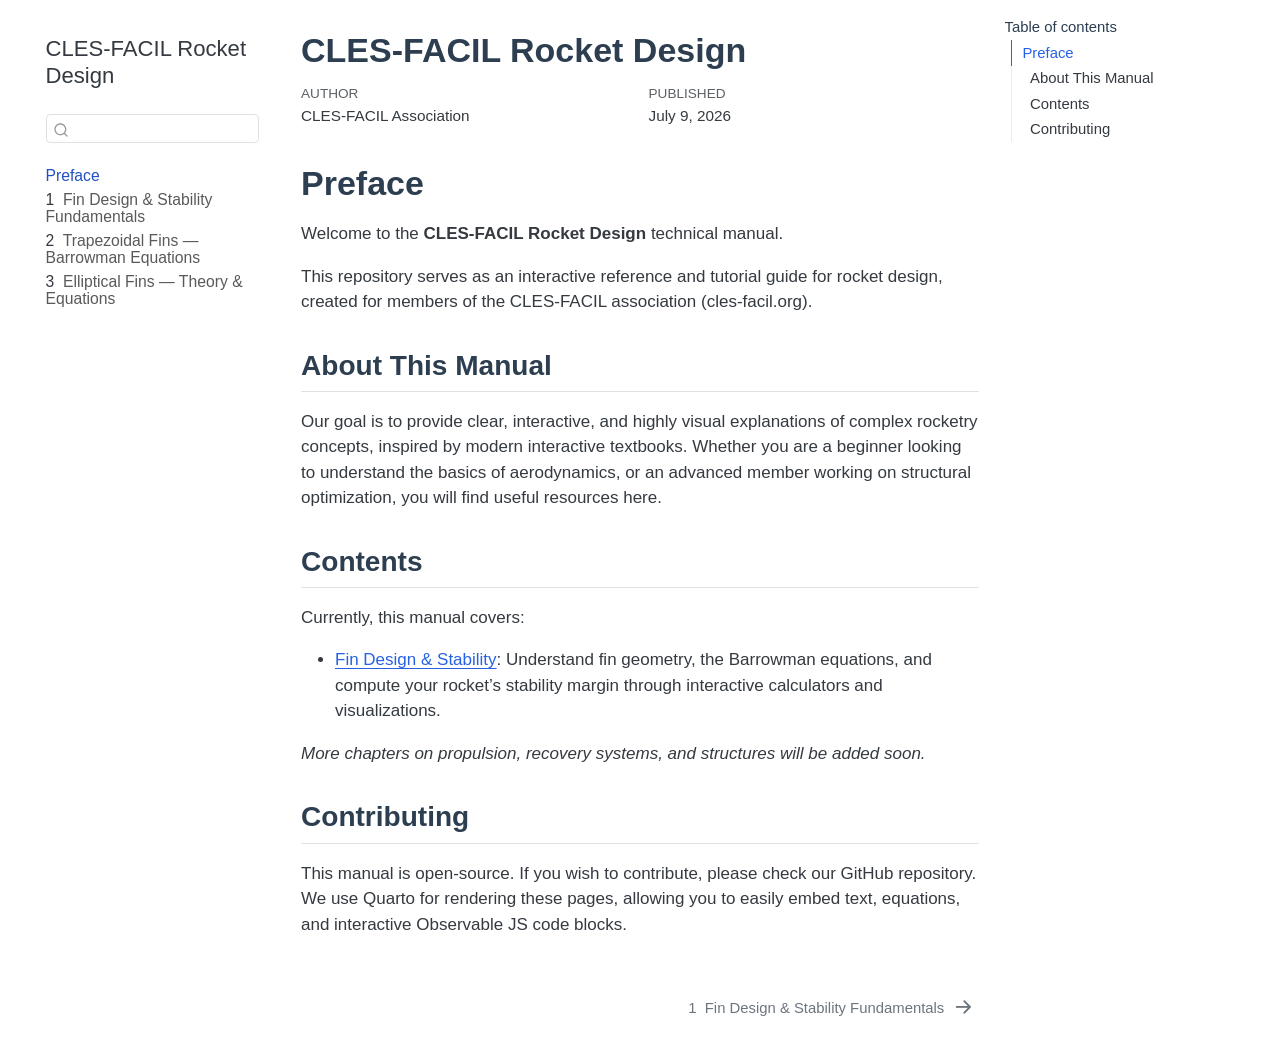
<file: index.html>
<!DOCTYPE html>
<html xmlns="http://www.w3.org/1999/xhtml" lang="en" xml:lang="en"><head>

<meta charset="utf-8">
<meta name="generator" content="quarto-1.9.38">

<meta name="viewport" content="width=device-width, initial-scale=1.0, user-scalable=yes">

<meta name="author" content="CLES-FACIL Association">
<meta name="dcterms.date" content="2026-07-09">

<title>CLES-FACIL Rocket Design</title>
<style>
/* Default styles provided by pandoc.
** See https://pandoc.org/MANUAL.html#variables-for-html for config info.
*/
code{white-space: pre-wrap;}
span.smallcaps{font-variant: small-caps;}
div.columns{display: flex; gap: min(4vw, 1.5em);}
div.column{flex: auto; overflow-x: auto;}
div.hanging-indent{margin-left: 1.5em; text-indent: -1.5em;}
ul.task-list{list-style: none;}
ul.task-list li input[type="checkbox"] {
  width: 0.8em;
  margin: 0 0.8em 0.2em -1em; /* quarto-specific, see https://github.com/quarto-dev/quarto-cli/issues/4556 */ 
  vertical-align: middle;
}
</style>


<script src="site_libs/quarto-nav/quarto-nav.js"></script>
<script src="site_libs/quarto-nav/headroom.min.js"></script>
<script src="site_libs/clipboard/clipboard.min.js"></script>
<script src="site_libs/quarto-search/autocomplete.umd.js"></script>
<script src="site_libs/quarto-search/fuse.min.js"></script>
<script src="site_libs/quarto-search/quarto-search.js"></script>
<meta name="quarto:offset" content="./">
<link href="./fin-design.html" rel="next">
<script src="site_libs/quarto-html/quarto.js" type="module"></script>
<script src="site_libs/quarto-html/tabsets/tabsets.js" type="module"></script>
<script src="site_libs/quarto-html/popper.min.js"></script>
<script src="site_libs/quarto-html/tippy.umd.min.js"></script>
<script src="site_libs/quarto-html/anchor.min.js"></script>
<link href="site_libs/quarto-html/tippy.css" rel="stylesheet">
<link href="site_libs/quarto-html/quarto-syntax-highlighting-15634bcf2e68342d4ad2dfa704d543f6.css" rel="stylesheet" id="quarto-text-highlighting-styles">
<script src="site_libs/bootstrap/bootstrap.min.js"></script>
<link href="site_libs/bootstrap/bootstrap-icons.css" rel="stylesheet">
<link href="site_libs/bootstrap/bootstrap-3f70bac5631458d474a321d4182f9338.min.css" rel="stylesheet" append-hash="true" id="quarto-bootstrap" data-mode="light">
<script id="quarto-search-options" type="application/json">{
  "location": "sidebar",
  "copy-button": false,
  "collapse-after": 3,
  "panel-placement": "start",
  "type": "textbox",
  "limit": 50,
  "keyboard-shortcut": [
    "f",
    "/",
    "s"
  ],
  "show-item-context": false,
  "language": {
    "search-no-results-text": "No results",
    "search-matching-documents-text": "matching documents",
    "search-copy-link-title": "Copy link to search",
    "search-hide-matches-text": "Hide additional matches",
    "search-more-match-text": "more match in this document",
    "search-more-matches-text": "more matches in this document",
    "search-clear-button-title": "Clear",
    "search-text-placeholder": "",
    "search-detached-cancel-button-title": "Cancel",
    "search-submit-button-title": "Submit",
    "search-label": "Search"
  }
}</script>


<link rel="stylesheet" href="styles.css">
</head>

<body class="nav-sidebar floating quarto-light">

<div id="quarto-search-results"></div>
  <header id="quarto-header" class="headroom fixed-top">
  <nav class="quarto-secondary-nav">
    <div class="container-fluid d-flex">
      <button type="button" class="quarto-btn-toggle btn" data-bs-toggle="collapse" role="button" data-bs-target=".quarto-sidebar-collapse-item" aria-controls="quarto-sidebar" aria-expanded="false" aria-label="Toggle sidebar navigation" onclick="if (window.quartoToggleHeadroom) { window.quartoToggleHeadroom(); }">
        <i class="bi bi-layout-text-sidebar-reverse"></i>
      </button>
        <nav class="quarto-page-breadcrumbs" aria-label="breadcrumb"><ol class="breadcrumb"><li class="breadcrumb-item"><a href="./index.html">Preface</a></li></ol></nav>
        <a class="flex-grow-1" role="navigation" data-bs-toggle="collapse" data-bs-target=".quarto-sidebar-collapse-item" aria-controls="quarto-sidebar" aria-expanded="false" aria-label="Toggle sidebar navigation" onclick="if (window.quartoToggleHeadroom) { window.quartoToggleHeadroom(); }">      
        </a>
      <button type="button" class="btn quarto-search-button" aria-label="Search" onclick="window.quartoOpenSearch();">
        <i class="bi bi-search"></i>
      </button>
    </div>
  </nav>
</header>
<!-- content -->
<div id="quarto-content" class="quarto-container page-columns page-rows-contents page-layout-article">
<!-- sidebar -->
  <nav id="quarto-sidebar" class="sidebar collapse collapse-horizontal quarto-sidebar-collapse-item sidebar-navigation floating overflow-auto">
    <div class="pt-lg-2 mt-2 text-left sidebar-header">
    <div class="sidebar-title mb-0 py-0">
      <a href="./">CLES-FACIL Rocket Design</a> 
    </div>
      </div>
        <div class="mt-2 flex-shrink-0 align-items-center">
        <div class="sidebar-search">
        <div id="quarto-search" class="" title="Search"></div>
        </div>
        </div>
    <div class="sidebar-menu-container"> 
    <ul class="list-unstyled mt-1">
        <li class="sidebar-item">
  <div class="sidebar-item-container"> 
  <a href="./index.html" class="sidebar-item-text sidebar-link active">
 <span class="menu-text">Preface</span></a>
  </div>
</li>
        <li class="sidebar-item">
  <div class="sidebar-item-container"> 
  <a href="./fin-design.html" class="sidebar-item-text sidebar-link">
 <span class="menu-text"><span class="chapter-number">1</span>&nbsp; <span class="chapter-title">Fin Design &amp; Stability Fundamentals</span></span></a>
  </div>
</li>
        <li class="sidebar-item">
  <div class="sidebar-item-container"> 
  <a href="./trapezoidal-fins.html" class="sidebar-item-text sidebar-link">
 <span class="menu-text"><span class="chapter-number">2</span>&nbsp; <span class="chapter-title">Trapezoidal Fins — Barrowman Equations</span></span></a>
  </div>
</li>
        <li class="sidebar-item">
  <div class="sidebar-item-container"> 
  <a href="./elliptical-fins.html" class="sidebar-item-text sidebar-link">
 <span class="menu-text"><span class="chapter-number">3</span>&nbsp; <span class="chapter-title">Elliptical Fins — Theory &amp; Equations</span></span></a>
  </div>
</li>
    </ul>
    </div>
</nav>
<div id="quarto-sidebar-glass" class="quarto-sidebar-collapse-item" data-bs-toggle="collapse" data-bs-target=".quarto-sidebar-collapse-item"></div>
<!-- margin-sidebar -->
    <div id="quarto-margin-sidebar" class="sidebar margin-sidebar">
        <nav id="TOC" role="doc-toc" class="toc-active">
    <h2 id="toc-title">Table of contents</h2>
   
  <ul>
  <li><a href="#preface" id="toc-preface" class="nav-link active" data-scroll-target="#preface">Preface</a>
  <ul class="collapse">
  <li><a href="#about-this-manual" id="toc-about-this-manual" class="nav-link" data-scroll-target="#about-this-manual">About This Manual</a></li>
  <li><a href="#contents" id="toc-contents" class="nav-link" data-scroll-target="#contents">Contents</a></li>
  <li><a href="#contributing" id="toc-contributing" class="nav-link" data-scroll-target="#contributing">Contributing</a></li>
  </ul></li>
  </ul>
</nav>
    </div>
<!-- main -->
<main class="content" id="quarto-document-content">

<header id="title-block-header" class="quarto-title-block default">
<div class="quarto-title">
<h1 class="title">CLES-FACIL Rocket Design</h1>
</div>



<div class="quarto-title-meta">

    <div>
    <div class="quarto-title-meta-heading">Author</div>
    <div class="quarto-title-meta-contents">
             <p>CLES-FACIL Association </p>
          </div>
  </div>
    
    <div>
    <div class="quarto-title-meta-heading">Published</div>
    <div class="quarto-title-meta-contents">
      <p class="date">July 9, 2026</p>
    </div>
  </div>
  
    
  </div>
  


</header>


<section id="preface" class="level1 unnumbered">
<h1 class="unnumbered">Preface</h1>
<p>Welcome to the <strong>CLES-FACIL Rocket Design</strong> technical manual.</p>
<p>This repository serves as an interactive reference and tutorial guide for rocket design, created for members of the CLES-FACIL association (cles-facil.org).</p>
<section id="about-this-manual" class="level2">
<h2 class="anchored" data-anchor-id="about-this-manual">About This Manual</h2>
<p>Our goal is to provide clear, interactive, and highly visual explanations of complex rocketry concepts, inspired by modern interactive textbooks. Whether you are a beginner looking to understand the basics of aerodynamics, or an advanced member working on structural optimization, you will find useful resources here.</p>
</section>
<section id="contents" class="level2">
<h2 class="anchored" data-anchor-id="contents">Contents</h2>
<p>Currently, this manual covers:</p>
<ul>
<li><strong><a href="./fin-design.html">Fin Design &amp; Stability</a></strong>: Understand fin geometry, the Barrowman equations, and compute your rocket’s stability margin through interactive calculators and visualizations.</li>
</ul>
<p><em>More chapters on propulsion, recovery systems, and structures will be added soon.</em></p>
</section>
<section id="contributing" class="level2">
<h2 class="anchored" data-anchor-id="contributing">Contributing</h2>
<p>This manual is open-source. If you wish to contribute, please check our GitHub repository. We use Quarto for rendering these pages, allowing you to easily embed text, equations, and interactive Observable JS code blocks.</p>


</section>
</section>

</main> <!-- /main -->
<script id="quarto-html-after-body" type="application/javascript">
  window.document.addEventListener("DOMContentLoaded", function (event) {
    const icon = "";
    const anchorJS = new window.AnchorJS();
    anchorJS.options = {
      placement: 'right',
      icon: icon
    };
    anchorJS.add('.anchored');
    const isCodeAnnotation = (el) => {
      for (const clz of el.classList) {
        if (clz.startsWith('code-annotation-')) {                     
          return true;
        }
      }
      return false;
    }
    const onCopySuccess = function(e) {
      // button target
      const button = e.trigger;
      // don't keep focus
      button.blur();
      // flash "checked"
      button.classList.add('code-copy-button-checked');
      var currentTitle = button.getAttribute("title");
      button.setAttribute("title", "Copied!");
      let tooltip;
      if (window.bootstrap) {
        button.setAttribute("data-bs-toggle", "tooltip");
        button.setAttribute("data-bs-placement", "left");
        button.setAttribute("data-bs-title", "Copied!");
        tooltip = new bootstrap.Tooltip(button, 
          { trigger: "manual", 
            customClass: "code-copy-button-tooltip",
            offset: [0, -8]});
        tooltip.show();    
      }
      setTimeout(function() {
        if (tooltip) {
          tooltip.hide();
          button.removeAttribute("data-bs-title");
          button.removeAttribute("data-bs-toggle");
          button.removeAttribute("data-bs-placement");
        }
        button.setAttribute("title", currentTitle);
        button.classList.remove('code-copy-button-checked');
      }, 1000);
      // clear code selection
      e.clearSelection();
    }
    const getTextToCopy = function(trigger) {
      const outerScaffold = trigger.parentElement.cloneNode(true);
      const codeEl = outerScaffold.querySelector('code');
      for (const childEl of codeEl.children) {
        if (isCodeAnnotation(childEl)) {
          childEl.remove();
        }
      }
      return codeEl.innerText;
    }
    const clipboard = new window.ClipboardJS('.code-copy-button:not([data-in-quarto-modal])', {
      text: getTextToCopy
    });
    clipboard.on('success', onCopySuccess);
    if (window.document.getElementById('quarto-embedded-source-code-modal')) {
      const clipboardModal = new window.ClipboardJS('.code-copy-button[data-in-quarto-modal]', {
        text: getTextToCopy,
        container: window.document.getElementById('quarto-embedded-source-code-modal')
      });
      clipboardModal.on('success', onCopySuccess);
    }
      var localhostRegex = new RegExp(/^(?:http|https):\/\/localhost\:?[0-9]*\//);
      var mailtoRegex = new RegExp(/^mailto:/);
        var filterRegex = new RegExp('/' + window.location.host + '/');
      var isInternal = (href) => {
          return filterRegex.test(href) || localhostRegex.test(href) || mailtoRegex.test(href);
      }
      // Inspect non-navigation links and adorn them if external
     var links = window.document.querySelectorAll('a[href]:not(.nav-link):not(.navbar-brand):not(.toc-action):not(.sidebar-link):not(.sidebar-item-toggle):not(.pagination-link):not(.no-external):not([aria-hidden]):not(.dropdown-item):not(.quarto-navigation-tool):not(.about-link)');
      for (var i=0; i<links.length; i++) {
        const link = links[i];
        if (!isInternal(link.href)) {
          // undo the damage that might have been done by quarto-nav.js in the case of
          // links that we want to consider external
          if (link.dataset.originalHref !== undefined) {
            link.href = link.dataset.originalHref;
          }
        }
      }
    function tippyHover(el, contentFn, onTriggerFn, onUntriggerFn) {
      const config = {
        allowHTML: true,
        maxWidth: 500,
        delay: 100,
        arrow: false,
        appendTo: function(el) {
            return el.parentElement;
        },
        interactive: true,
        interactiveBorder: 10,
        theme: 'quarto',
        placement: 'bottom-start',
      };
      if (contentFn) {
        config.content = contentFn;
      }
      if (onTriggerFn) {
        config.onTrigger = onTriggerFn;
      }
      if (onUntriggerFn) {
        config.onUntrigger = onUntriggerFn;
      }
      window.tippy(el, config); 
    }
    const noterefs = window.document.querySelectorAll('a[role="doc-noteref"]');
    for (var i=0; i<noterefs.length; i++) {
      const ref = noterefs[i];
      tippyHover(ref, function() {
        // use id or data attribute instead here
        let href = ref.getAttribute('data-footnote-href') || ref.getAttribute('href');
        try { href = new URL(href).hash; } catch {}
        const id = href.replace(/^#\/?/, "");
        const note = window.document.getElementById(id);
        if (note) {
          return note.innerHTML;
        } else {
          return "";
        }
      });
    }
    const xrefs = window.document.querySelectorAll('a.quarto-xref');
    const processXRef = (id, note) => {
      // Strip column container classes
      const stripColumnClz = (el) => {
        el.classList.remove("page-full", "page-columns");
        if (el.children) {
          for (const child of el.children) {
            stripColumnClz(child);
          }
        }
      }
      stripColumnClz(note)
      if (id === null || id.startsWith('sec-')) {
        // Special case sections, only their first couple elements
        const container = document.createElement("div");
        if (note.children && note.children.length > 2) {
          container.appendChild(note.children[0].cloneNode(true));
          for (let i = 1; i < note.children.length; i++) {
            const child = note.children[i];
            if (child.tagName === "P" && child.innerText === "") {
              continue;
            } else {
              container.appendChild(child.cloneNode(true));
              break;
            }
          }
          if (window.Quarto?.typesetMath) {
            window.Quarto.typesetMath(container);
          }
          return container.innerHTML
        } else {
          if (window.Quarto?.typesetMath) {
            window.Quarto.typesetMath(note);
          }
          return note.innerHTML;
        }
      } else {
        // Remove any anchor links if they are present
        const anchorLink = note.querySelector('a.anchorjs-link');
        if (anchorLink) {
          anchorLink.remove();
        }
        if (window.Quarto?.typesetMath) {
          window.Quarto.typesetMath(note);
        }
        if (note.classList.contains("callout")) {
          return note.outerHTML;
        } else {
          return note.innerHTML;
        }
      }
    }
    for (var i=0; i<xrefs.length; i++) {
      const xref = xrefs[i];
      tippyHover(xref, undefined, function(instance) {
        instance.disable();
        let url = xref.getAttribute('href');
        let hash = undefined; 
        if (url.startsWith('#')) {
          hash = url;
        } else {
          try { hash = new URL(url).hash; } catch {}
        }
        if (hash) {
          const id = hash.replace(/^#\/?/, "");
          const note = window.document.getElementById(id);
          if (note !== null) {
            try {
              const html = processXRef(id, note.cloneNode(true));
              instance.setContent(html);
            } finally {
              instance.enable();
              instance.show();
            }
          } else {
            // See if we can fetch this
            fetch(url.split('#')[0])
            .then(res => res.text())
            .then(html => {
              const parser = new DOMParser();
              const htmlDoc = parser.parseFromString(html, "text/html");
              const note = htmlDoc.getElementById(id);
              if (note !== null) {
                const html = processXRef(id, note);
                instance.setContent(html);
              } 
            }).finally(() => {
              instance.enable();
              instance.show();
            });
          }
        } else {
          // See if we can fetch a full url (with no hash to target)
          // This is a special case and we should probably do some content thinning / targeting
          fetch(url)
          .then(res => res.text())
          .then(html => {
            const parser = new DOMParser();
            const htmlDoc = parser.parseFromString(html, "text/html");
            const note = htmlDoc.querySelector('main.content');
            if (note !== null) {
              // This should only happen for chapter cross references
              // (since there is no id in the URL)
              // remove the first header
              if (note.children.length > 0 && note.children[0].tagName === "HEADER") {
                note.children[0].remove();
              }
              const html = processXRef(null, note);
              instance.setContent(html);
            } 
          }).finally(() => {
            instance.enable();
            instance.show();
          });
        }
      }, function(instance) {
      });
    }
        let selectedAnnoteEl;
        const selectorForAnnotation = ( cell, annotation) => {
          let cellAttr = 'data-code-cell="' + cell + '"';
          let lineAttr = 'data-code-annotation="' +  annotation + '"';
          const selector = 'span[' + cellAttr + '][' + lineAttr + ']';
          return selector;
        }
        const selectCodeLines = (annoteEl) => {
          const doc = window.document;
          const targetCell = annoteEl.getAttribute("data-target-cell");
          const targetAnnotation = annoteEl.getAttribute("data-target-annotation");
          const annoteSpan = window.document.querySelector(selectorForAnnotation(targetCell, targetAnnotation));
          const lines = annoteSpan.getAttribute("data-code-lines").split(",");
          const lineIds = lines.map((line) => {
            return targetCell + "-" + line;
          })
          let top = null;
          let height = null;
          let parent = null;
          if (lineIds.length > 0) {
              //compute the position of the single el (top and bottom and make a div)
              const el = window.document.getElementById(lineIds[0]);
              top = el.offsetTop;
              height = el.offsetHeight;
              parent = el.parentElement.parentElement;
            if (lineIds.length > 1) {
              const lastEl = window.document.getElementById(lineIds[lineIds.length - 1]);
              const bottom = lastEl.offsetTop + lastEl.offsetHeight;
              height = bottom - top;
            }
            if (top !== null && height !== null && parent !== null) {
              // cook up a div (if necessary) and position it 
              let div = window.document.getElementById("code-annotation-line-highlight");
              if (div === null) {
                div = window.document.createElement("div");
                div.setAttribute("id", "code-annotation-line-highlight");
                div.style.position = 'absolute';
                parent.appendChild(div);
              }
              div.style.top = top - 2 + "px";
              div.style.height = height + 4 + "px";
              div.style.left = 0;
              let gutterDiv = window.document.getElementById("code-annotation-line-highlight-gutter");
              if (gutterDiv === null) {
                gutterDiv = window.document.createElement("div");
                gutterDiv.setAttribute("id", "code-annotation-line-highlight-gutter");
                gutterDiv.style.position = 'absolute';
                const codeCell = window.document.getElementById(targetCell);
                const gutter = codeCell.querySelector('.code-annotation-gutter');
                gutter.appendChild(gutterDiv);
              }
              gutterDiv.style.top = top - 2 + "px";
              gutterDiv.style.height = height + 4 + "px";
            }
            selectedAnnoteEl = annoteEl;
          }
        };
        const unselectCodeLines = () => {
          const elementsIds = ["code-annotation-line-highlight", "code-annotation-line-highlight-gutter"];
          elementsIds.forEach((elId) => {
            const div = window.document.getElementById(elId);
            if (div) {
              div.remove();
            }
          });
          selectedAnnoteEl = undefined;
        };
          // Handle positioning of the toggle
      window.addEventListener(
        "resize",
        throttle(() => {
          elRect = undefined;
          if (selectedAnnoteEl) {
            selectCodeLines(selectedAnnoteEl);
          }
        }, 10)
      );
      function throttle(fn, ms) {
      let throttle = false;
      let timer;
        return (...args) => {
          if(!throttle) { // first call gets through
              fn.apply(this, args);
              throttle = true;
          } else { // all the others get throttled
              if(timer) clearTimeout(timer); // cancel #2
              timer = setTimeout(() => {
                fn.apply(this, args);
                timer = throttle = false;
              }, ms);
          }
        };
      }
        // Attach click handler to the DT
        const annoteDls = window.document.querySelectorAll('dt[data-target-cell]');
        for (const annoteDlNode of annoteDls) {
          annoteDlNode.addEventListener('click', (event) => {
            const clickedEl = event.target;
            if (clickedEl !== selectedAnnoteEl) {
              unselectCodeLines();
              const activeEl = window.document.querySelector('dt[data-target-cell].code-annotation-active');
              if (activeEl) {
                activeEl.classList.remove('code-annotation-active');
              }
              selectCodeLines(clickedEl);
              clickedEl.classList.add('code-annotation-active');
            } else {
              // Unselect the line
              unselectCodeLines();
              clickedEl.classList.remove('code-annotation-active');
            }
          });
        }
    const findCites = (el) => {
      const parentEl = el.parentElement;
      if (parentEl) {
        const cites = parentEl.dataset.cites;
        if (cites) {
          return {
            el,
            cites: cites.split(' ')
          };
        } else {
          return findCites(el.parentElement)
        }
      } else {
        return undefined;
      }
    };
    var bibliorefs = window.document.querySelectorAll('a[role="doc-biblioref"]');
    for (var i=0; i<bibliorefs.length; i++) {
      const ref = bibliorefs[i];
      const citeInfo = findCites(ref);
      if (citeInfo) {
        tippyHover(citeInfo.el, function() {
          var popup = window.document.createElement('div');
          citeInfo.cites.forEach(function(cite) {
            var citeDiv = window.document.createElement('div');
            citeDiv.classList.add('hanging-indent');
            citeDiv.classList.add('csl-entry');
            var biblioDiv = window.document.getElementById('ref-' + cite);
            if (biblioDiv) {
              citeDiv.innerHTML = biblioDiv.innerHTML;
            }
            popup.appendChild(citeDiv);
          });
          return popup.innerHTML;
        });
      }
    }
  });
  </script>
<nav class="page-navigation">
  <div class="nav-page nav-page-previous">
  </div>
  <div class="nav-page nav-page-next">
      <a href="./fin-design.html" class="pagination-link" aria-label="Fin Design &amp; Stability Fundamentals">
        <span class="nav-page-text"><span class="chapter-number">1</span>&nbsp; <span class="chapter-title">Fin Design &amp; Stability Fundamentals</span></span> <i class="bi bi-arrow-right-short"></i>
      </a>
  </div>
</nav>
</div> <!-- /content -->




</body></html>
</file>
<file: site_libs/quarto-html/tippy.css>
.tippy-box[data-animation=fade][data-state=hidden]{opacity:0}[data-tippy-root]{max-width:calc(100vw - 10px)}.tippy-box{position:relative;background-color:#333;color:#fff;border-radius:4px;font-size:14px;line-height:1.4;white-space:normal;outline:0;transition-property:transform,visibility,opacity}.tippy-box[data-placement^=top]>.tippy-arrow{bottom:0}.tippy-box[data-placement^=top]>.tippy-arrow:before{bottom:-7px;left:0;border-width:8px 8px 0;border-top-color:initial;transform-origin:center top}.tippy-box[data-placement^=bottom]>.tippy-arrow{top:0}.tippy-box[data-placement^=bottom]>.tippy-arrow:before{top:-7px;left:0;border-width:0 8px 8px;border-bottom-color:initial;transform-origin:center bottom}.tippy-box[data-placement^=left]>.tippy-arrow{right:0}.tippy-box[data-placement^=left]>.tippy-arrow:before{border-width:8px 0 8px 8px;border-left-color:initial;right:-7px;transform-origin:center left}.tippy-box[data-placement^=right]>.tippy-arrow{left:0}.tippy-box[data-placement^=right]>.tippy-arrow:before{left:-7px;border-width:8px 8px 8px 0;border-right-color:initial;transform-origin:center right}.tippy-box[data-inertia][data-state=visible]{transition-timing-function:cubic-bezier(.54,1.5,.38,1.11)}.tippy-arrow{width:16px;height:16px;color:#333}.tippy-arrow:before{content:"";position:absolute;border-color:transparent;border-style:solid}.tippy-content{position:relative;padding:5px 9px;z-index:1}
</file>
<file: site_libs/quarto-html/quarto-syntax-highlighting-15634bcf2e68342d4ad2dfa704d543f6.css>
/* quarto syntax highlight colors */
:root {
  --quarto-hl-ot-color: #003B4F;
  --quarto-hl-at-color: #657422;
  --quarto-hl-ss-color: #20794D;
  --quarto-hl-an-color: #5E5E5E;
  --quarto-hl-fu-color: #4758AB;
  --quarto-hl-st-color: #20794D;
  --quarto-hl-cf-color: #003B4F;
  --quarto-hl-op-color: #5E5E5E;
  --quarto-hl-er-color: #AD0000;
  --quarto-hl-bn-color: #AD0000;
  --quarto-hl-al-color: #AD0000;
  --quarto-hl-va-color: #111111;
  --quarto-hl-bu-color: inherit;
  --quarto-hl-ex-color: inherit;
  --quarto-hl-pp-color: #AD0000;
  --quarto-hl-in-color: #5E5E5E;
  --quarto-hl-vs-color: #20794D;
  --quarto-hl-wa-color: #5E5E5E;
  --quarto-hl-do-color: #5E5E5E;
  --quarto-hl-im-color: #00769E;
  --quarto-hl-ch-color: #20794D;
  --quarto-hl-dt-color: #AD0000;
  --quarto-hl-fl-color: #AD0000;
  --quarto-hl-co-color: #5E5E5E;
  --quarto-hl-cv-color: #5E5E5E;
  --quarto-hl-cn-color: #8f5902;
  --quarto-hl-sc-color: #5E5E5E;
  --quarto-hl-dv-color: #AD0000;
  --quarto-hl-kw-color: #003B4F;
}

/* other quarto variables */
:root {
  --quarto-font-monospace: SFMono-Regular, Menlo, Monaco, Consolas, "Liberation Mono", "Courier New", monospace;
}

/* syntax highlight based on Pandoc's rules */
pre > code.sourceCode > span {
  color: #003B4F;
}

code.sourceCode > span {
  color: #003B4F;
}

div.sourceCode,
div.sourceCode pre.sourceCode {
  color: #003B4F;
}

/* Normal */
code span {
  color: #003B4F;
}

/* Alert */
code span.al {
  color: #AD0000;
  font-style: inherit;
}

/* Annotation */
code span.an {
  color: #5E5E5E;
  font-style: inherit;
}

/* Attribute */
code span.at {
  color: #657422;
  font-style: inherit;
}

/* BaseN */
code span.bn {
  color: #AD0000;
  font-style: inherit;
}

/* BuiltIn */
code span.bu {
  font-style: inherit;
}

/* ControlFlow */
code span.cf {
  color: #003B4F;
  font-weight: bold;
  font-style: inherit;
}

/* Char */
code span.ch {
  color: #20794D;
  font-style: inherit;
}

/* Constant */
code span.cn {
  color: #8f5902;
  font-style: inherit;
}

/* Comment */
code span.co {
  color: #5E5E5E;
  font-style: inherit;
}

/* CommentVar */
code span.cv {
  color: #5E5E5E;
  font-style: italic;
}

/* Documentation */
code span.do {
  color: #5E5E5E;
  font-style: italic;
}

/* DataType */
code span.dt {
  color: #AD0000;
  font-style: inherit;
}

/* DecVal */
code span.dv {
  color: #AD0000;
  font-style: inherit;
}

/* Error */
code span.er {
  color: #AD0000;
  font-style: inherit;
}

/* Extension */
code span.ex {
  font-style: inherit;
}

/* Float */
code span.fl {
  color: #AD0000;
  font-style: inherit;
}

/* Function */
code span.fu {
  color: #4758AB;
  font-style: inherit;
}

/* Import */
code span.im {
  color: #00769E;
  font-style: inherit;
}

/* Information */
code span.in {
  color: #5E5E5E;
  font-style: inherit;
}

/* Keyword */
code span.kw {
  color: #003B4F;
  font-weight: bold;
  font-style: inherit;
}

/* Operator */
code span.op {
  color: #5E5E5E;
  font-style: inherit;
}

/* Other */
code span.ot {
  color: #003B4F;
  font-style: inherit;
}

/* Preprocessor */
code span.pp {
  color: #AD0000;
  font-style: inherit;
}

/* SpecialChar */
code span.sc {
  color: #5E5E5E;
  font-style: inherit;
}

/* SpecialString */
code span.ss {
  color: #20794D;
  font-style: inherit;
}

/* String */
code span.st {
  color: #20794D;
  font-style: inherit;
}

/* Variable */
code span.va {
  color: #111111;
  font-style: inherit;
}

/* VerbatimString */
code span.vs {
  color: #20794D;
  font-style: inherit;
}

/* Warning */
code span.wa {
  color: #5E5E5E;
  font-style: italic;
}

.prevent-inlining {
  content: "</";
}

/*# sourceMappingURL=f23921c56f73e400b49028c9186a1aa0.css.map */
</file>
<file: styles.css>
/* Custom styles for the CLES-FACIL Rocket Design manual */

body {
  font-family: -apple-system, BlinkMacSystemFont, "Segoe UI", Roboto, "Helvetica Neue", Arial, sans-serif;
}

h1, h2, h3 {
  color: #2c3e50;
}

/* Make OJS inputs look a bit nicer */
.oi-range {
  max-width: 400px;
  margin-bottom: 1rem;
}
</file>
